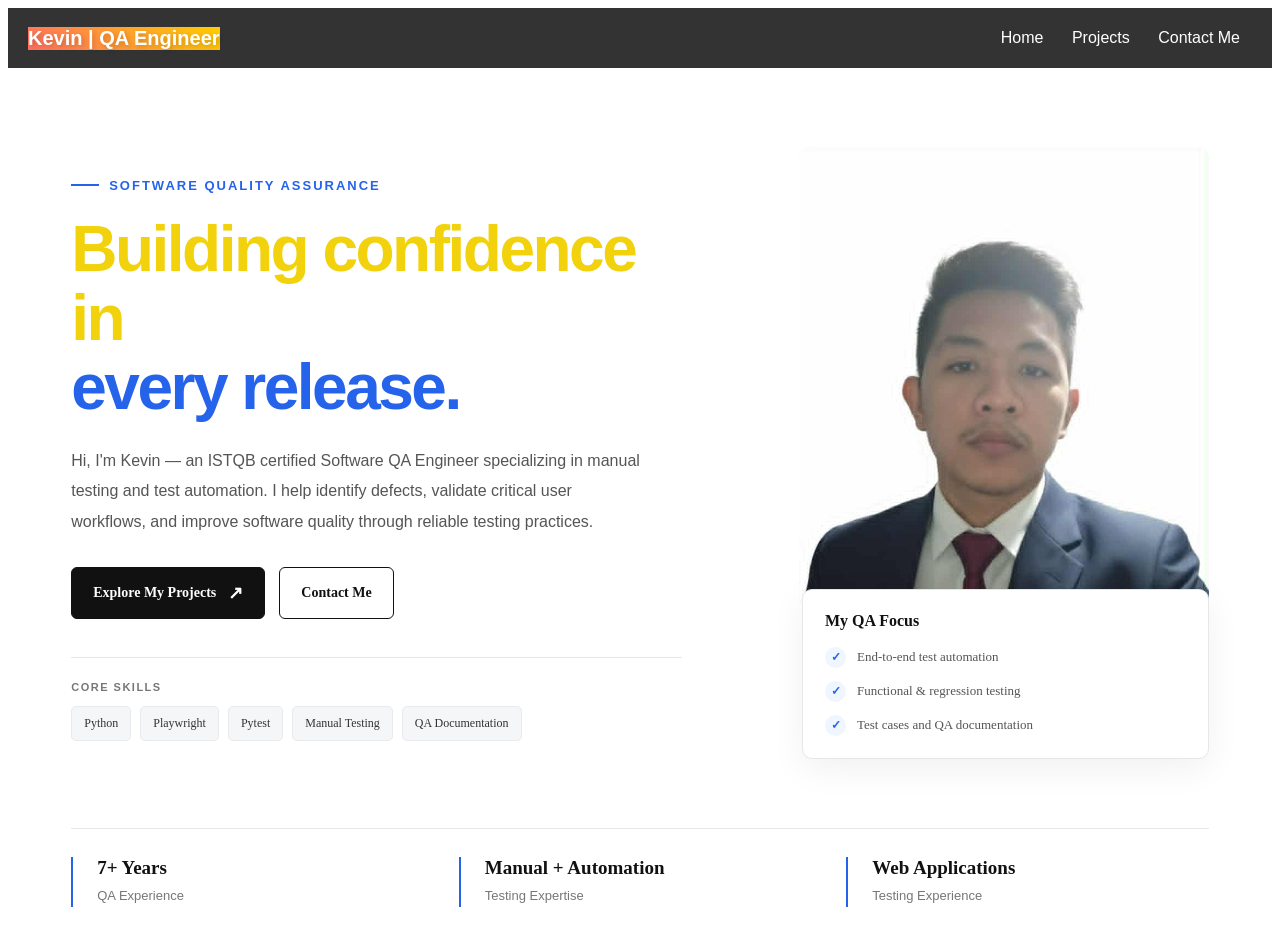
<file: index.html>
<!DOCTYPE html>
<html>
    <head>
        <title>Homepage</title>
        <link rel="stylesheet" href="CSS/portfolio.css">
    </head>
    <body>
    <nav class="navbar">
        <div class="logo">Kevin | QA Engineer</div>
        <ul class="nav-links">
            <li>
                <a href="index.html"> Home </a>
                <a href="projects.html"> Projects </a>
                <a href="contact.html"> Contact Me</a>
            </li>
        </ul>
    </nav>
        <!-- HOMEPAGE DETAILS -->
        <section class="main-content" id="home">

            <!-- LEFT: Introduction -->
            <div class="main-text">

                <p class="content-name">
                    SOFTWARE QUALITY ASSURANCE
                </p>

                <h1>
                    Building confidence in
                    <span>every release.</span>
                </h1>

                <p class="hero-description">
                    Hi, I'm Kevin — an ISTQB certified Software QA Engineer specializing
                    in manual testing and test automation. I help identify
                    defects, validate critical user workflows, and improve
                    software quality through reliable testing practices.
                </p>

                <!-- Call to Action -->
                <div class="hero-buttons">
                    <a href="projects.html" class="btn btn-primary">
                        Explore My Projects
                        <span aria-hidden="true">↗</span>
                    </a>

                    <a href="contact.html" class="btn btn-secondary">
                        Contact Me
                    </a>
                </div>

                <!-- Technical Skills -->
                <div class="hero-skills">
                    <p class="skills-label">CORE SKILLS</p>

                    <div class="skill-tags">
                        <span>Python</span>
                        <span>Playwright</span>
                        <span>Pytest</span>
                        <span>Manual Testing</span>
                        <span>QA Documentation</span>
                    </div>
                </div>

            </div>

            <!-- RIGHT: Photo and QA Focus -->
            <div class="hero-photo">

                <div class="photo-wrapper">
                    <img
                        src="Images/myphoto.png"
                        alt="Kevin, Software QA Engineer"
                    />
                </div>

                <div class="qa-focus-card">

                    <h3>My QA Focus</h3>

                    <div class="focus-item">
                        <span class="focus-icon">✓</span>
                        <span>End-to-end test automation</span>
                    </div>

                    <div class="focus-item">
                        <span class="focus-icon">✓</span>
                        <span>Functional & regression testing</span>
                    </div>

                    <div class="focus-item">
                        <span class="focus-icon">✓</span>
                        <span>Test cases and QA documentation</span>
                    </div>

                </div>

            </div>

        </section>

        <!-- EXPERIENCE HIGHLIGHTS -->
        <section class="hero-highlights">

            <div class="highlight-item">
                <h2>7+ Years</h2>
                <p>QA Experience</p>
            </div>

            <div class="highlight-item">
                <h2>Manual + Automation</h2>
                <p>Testing Expertise</p>
            </div>

            <div class="highlight-item">
                <h2>Web Applications</h2>
                <p>Testing Experience</p>
            </div>

        </section>

    </body>
</html>
</file>
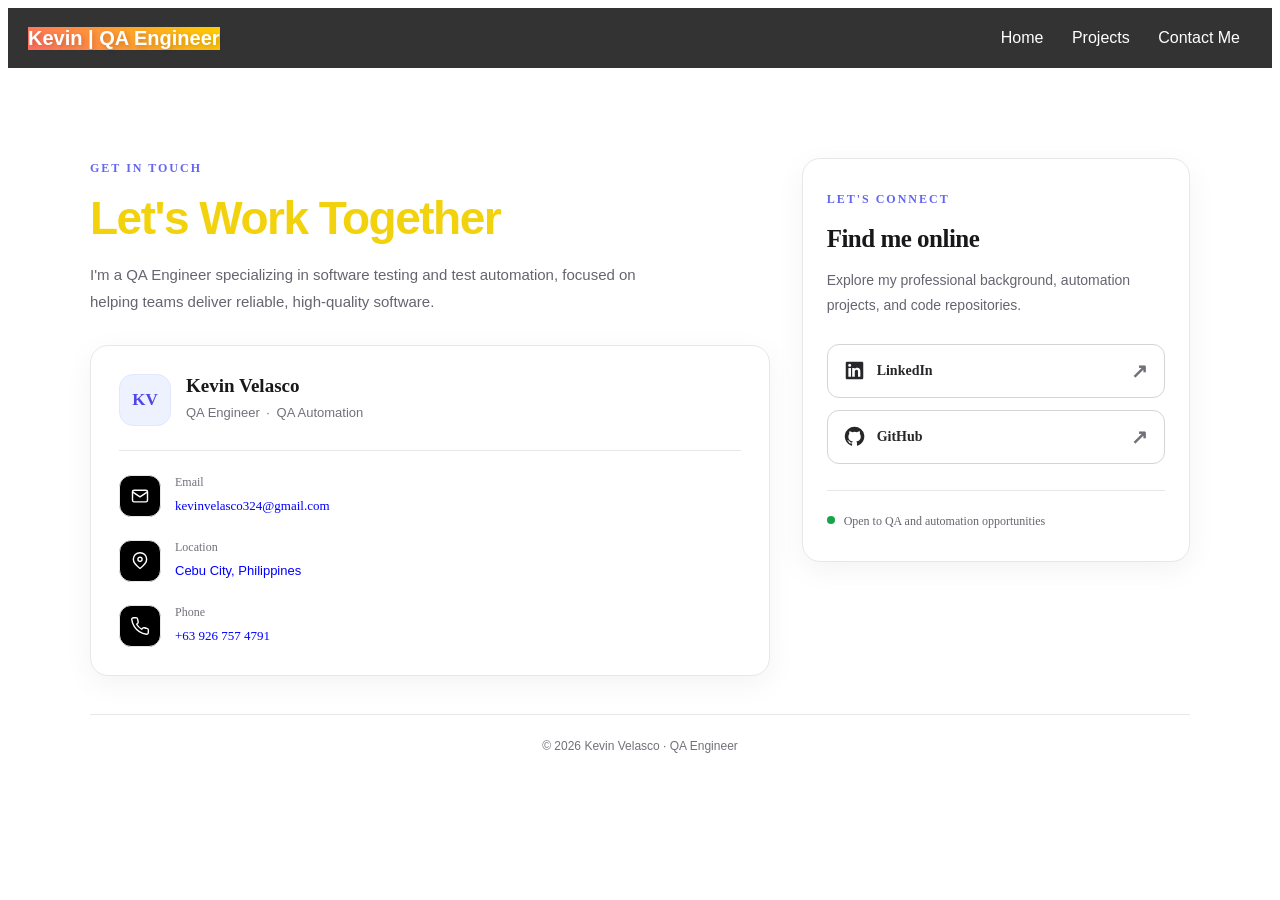
<file: contact.html>
<!DOCTYPE html>
<html lang="en">
<head>
    <meta charset="UTF-8">
    <meta name="viewport" content="width=device-width, initial-scale=1.0">

    <title>Contact Me | Kevin - QA Engineer</title>

    <link rel="stylesheet" href="CSS/portfolio.css">
</head>

<body>

    <!-- Navigation -->
    <nav class="navbar">
        <div class="logo">Kevin | QA Engineer</div>

        <ul class="nav-links">
            <li>
                <a href="index.html">Home</a>
                <a href="projects.html">Projects</a>
                <a href="contact.html">Contact Me</a>
            </li>
        </ul>
    </nav>

    
        <!-- Contact Section -->
        <section class="contact-section" id="contact">
            <div class="contact-container">

                <div class="contact-layout">

                    <!-- LEFT COLUMN: Contact Information -->
                    <div class="contact-left">

                        <div class="contact-header">
                            <span class="contact-eyebrow">GET IN TOUCH</span>

                            <h1>Let's Work Together</h1>

                            <p>
                                I'm a QA Engineer specializing in software testing
                                and test automation, focused on helping teams deliver
                                reliable, high-quality software.
                            </p>
                        </div>

                        <div class="contact-card">

                            <div class="contact-profile">
                                <div class="profile-avatar" aria-hidden="true">KV</div>

                                <div class="profile-details">
                                    <h2>Kevin Velasco</h2>
                                    <p>QA Engineer <span>·</span> QA Automation</p>
                                </div>
                            </div>

                            <div class="contact-divider"></div>

                            <div class="contact-details">

                                <div class="contact-item">
                                    <div class="contact-icon" aria-hidden="true">
                                        <svg viewBox="0 0 24 24" fill="none"
                                            stroke="currentColor" stroke-width="1.7"
                                            stroke-linecap="round" stroke-linejoin="round">
                                            <rect x="3" y="5" width="18" height="14" rx="2"/>
                                            <path d="m3 7 9 6 9-6"/>
                                        </svg>
                                    </div>

                                    <div class="contact-item-content">
                                        <span class="contact-label">Email</span>
                                        <a href="mailto:kevinvelasco324@gmail.com">
                                            kevinvelasco324@gmail.com
                                        </a>
                                    </div>
                                </div>

                                <div class="contact-item">
                                    <div class="contact-icon" aria-hidden="true">
                                        <svg viewBox="0 0 24 24" fill="none"
                                            stroke="currentColor" stroke-width="1.7"
                                            stroke-linecap="round" stroke-linejoin="round">
                                            <path d="M20 10c0 5-8 11-8 11S4 15 4 10a8 8 0 1 1 16 0Z"/>
                                            <circle cx="12" cy="10" r="2.5"/>
                                        </svg>
                                    </div>

                                    <div class="contact-item-content">
                                        <span class="contact-label">Location</span>
                                        <p>Cebu City, Philippines</p>
                                    </div>
                                </div>

                                <div class="contact-item">
                                    <div class="contact-icon" aria-hidden="true">
                                        <svg viewBox="0 0 24 24" fill="none"
                                            stroke="currentColor" stroke-width="1.7"
                                            stroke-linecap="round" stroke-linejoin="round">
                                            <path d="M22 16.9v3a2 2 0 0 1-2.2 2
                                                19.8 19.8 0 0 1-8.6-3.1
                                                19.4 19.4 0 0 1-6-6
                                                19.8 19.8 0 0 1-3.1-8.7
                                                A2 2 0 0 1 4.1 2h3
                                                a2 2 0 0 1 2 1.7
                                                c.1 1 .4 2 .7 2.9
                                                a2 2 0 0 1-.5 2.1L8 9.9
                                                a16 16 0 0 0 6 6l1.2-1.3
                                                a2 2 0 0 1 2.1-.5
                                                c.9.3 1.9.6 2.9.7
                                                a2 2 0 0 1 1.8 2.1Z"/>
                                        </svg>
                                    </div>

                                    <div class="contact-item-content">
                                        <span class="contact-label">Phone</span>
                                        <a href="tel:+639267574791">
                                            +63 926 757 4791
                                        </a>
                                    </div>
                                </div>

                            </div>
                        </div>
                    </div>

                    <!-- RIGHT COLUMN: Social Links -->
                    <aside class="contact-social-card">

                        <span class="contact-eyebrow">LET'S CONNECT</span>

                        <h2>Find me online</h2>

                        <p class="contact-social-description">
                            Explore my professional background, automation projects,
                            and code repositories.
                        </p>

                        <div class="contact-social-links">

                            <a
                                href="https://www.linkedin.com/in/kevin-velasco-a70ba2160/"
                                target="_blank"
                                rel="noopener noreferrer"
                                class="contact-social-link"
                            >
                                <svg viewBox="0 0 24 24" fill="currentColor"
                                    aria-hidden="true">
                                    <path d="M20.45 2H3.55C2.69 2 2 2.69 2 3.55v16.9c0 .86.69 1.55 1.55 1.55h16.9c.86 0 1.55-.69 1.55-1.55V3.55C22 2.69 21.31 2 20.45 2ZM8 19H5V9h3v10ZM6.5 7.73a1.75 1.75 0 1 1 0-3.5 1.75 1.75 0 0 1 0 3.5ZM19 19h-3v-5.1c0-1.22-.02-2.8-1.7-2.8-1.7 0-1.96 1.33-1.96 2.71V19h-3V9h2.88v1.37h.04c.4-.76 1.38-1.56 2.84-1.56 3.04 0 3.6 2 3.6 4.6V19Z"/>
                                </svg>
                                <span>LinkedIn</span>
                                <span class="contact-social-arrow">↗</span>
                            </a>

                            <a
                                href="https://github.com/kevinot2k21"
                                target="_blank"
                                rel="noopener noreferrer"
                                class="contact-social-link"
                            >
                                <svg viewBox="0 0 24 24" fill="currentColor"
                                    aria-hidden="true">
                                    <path d="M12 .9a11.1 11.1 0 0 0-3.51 21.63c.56.1.76-.24.76-.54v-2.1c-3.1.68-3.76-1.32-3.76-1.32-.5-1.3-1.24-1.65-1.24-1.65-1.02-.7.08-.69.08-.69 1.13.08 1.73 1.16 1.73 1.16 1 .1.8 2.02 3.3 1.55.1-.74.4-1.25.72-1.54-2.48-.28-5.09-1.24-5.09-5.52 0-1.22.44-2.22 1.16-3-.12-.29-.5-1.42.11-2.96 0 0 .95-.3 3.05 1.15a10.6 10.6 0 0 1 5.55 0c2.1-1.42 3.04-1.15 3.04-1.15.61 1.54.23 2.67.12 2.96.72.78 1.15 1.78 1.15 3 0 4.3-2.61 5.23-5.1 5.51.4.35.76 1.02.76 2.06V22c0 .3.2.65.77.54A11.1 11.1 0 0 0 12 .9Z"/>
                                </svg>
                                <span>GitHub</span>
                                <span class="contact-social-arrow">↗</span>
                            </a>

                        </div>

                        <div class="contact-social-note">
                            <span class="contact-status-dot"></span>
                            Open to QA and automation opportunities
                        </div>

                    </aside>

                </div>

                <p class="contact-note">
                    © 2026 Kevin Velasco · QA Engineer
                </p>

            </div>
        </section>


</body>
</html>
</file>
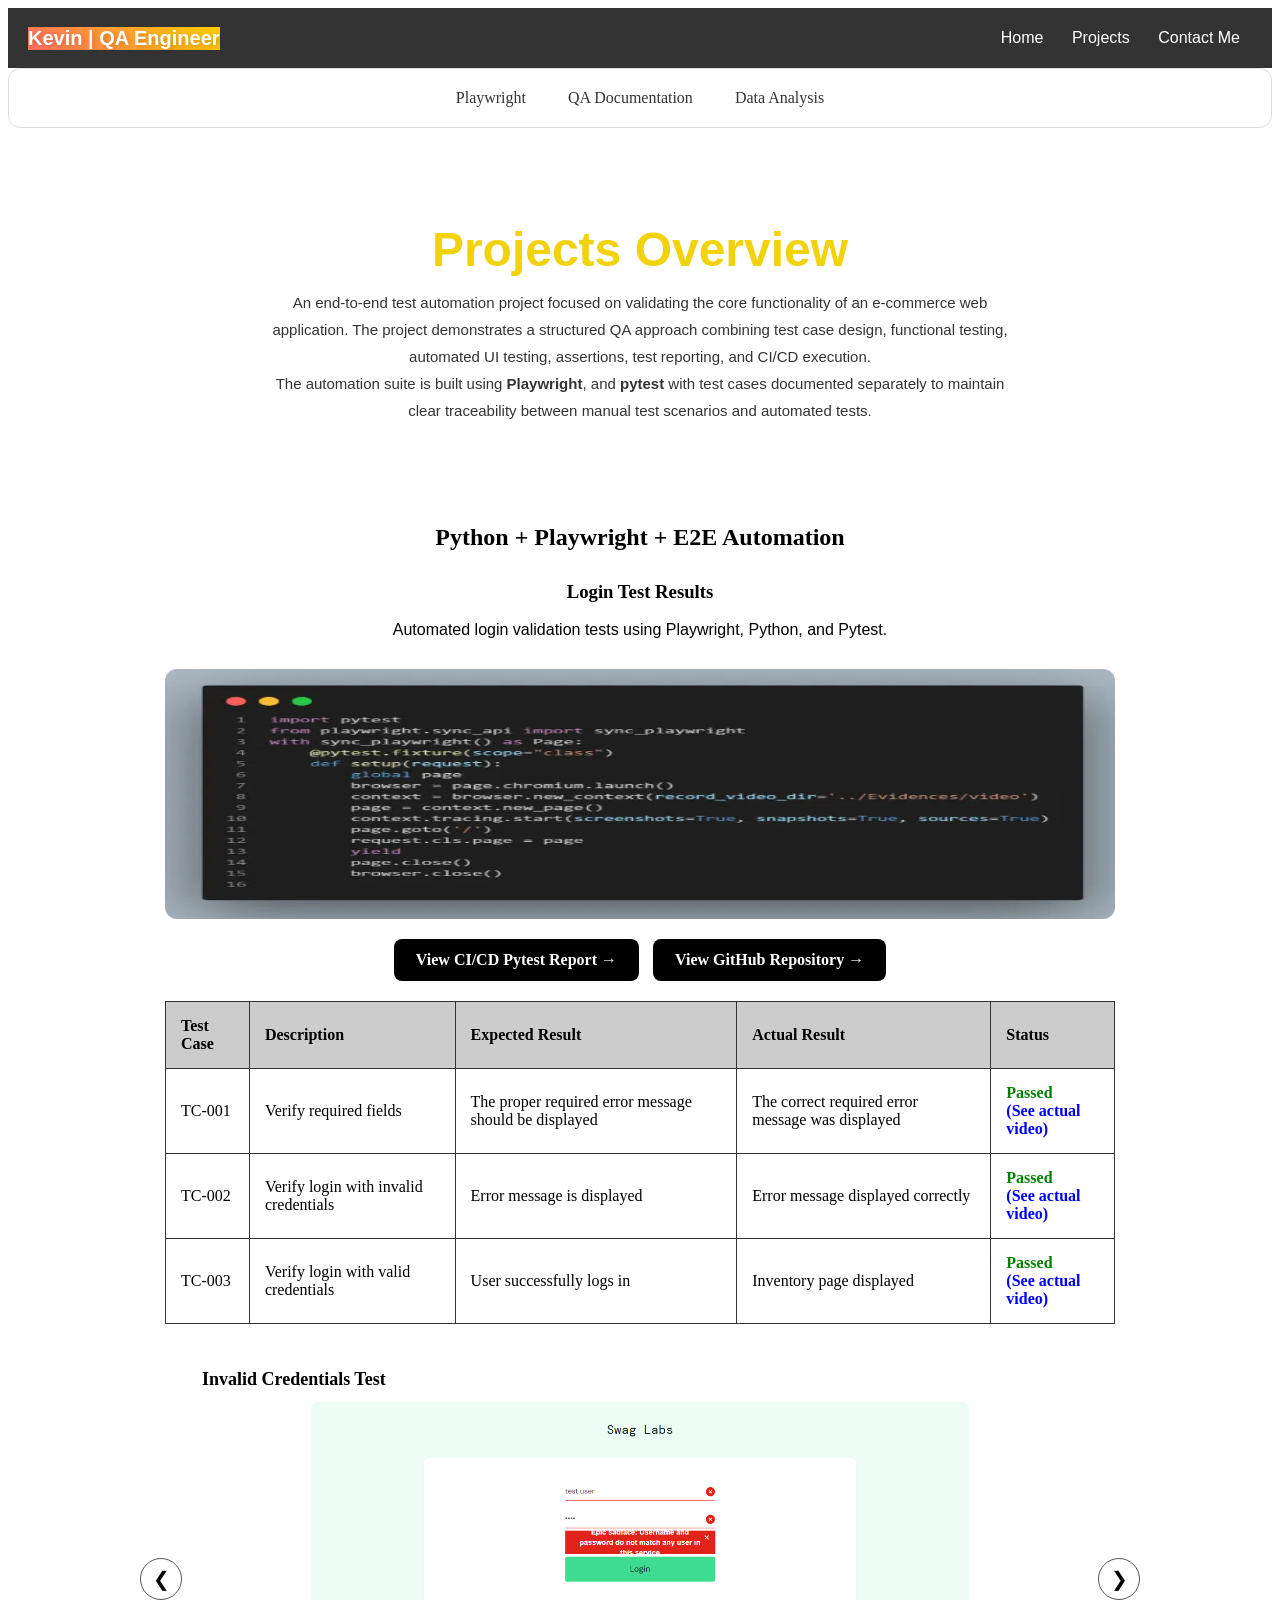
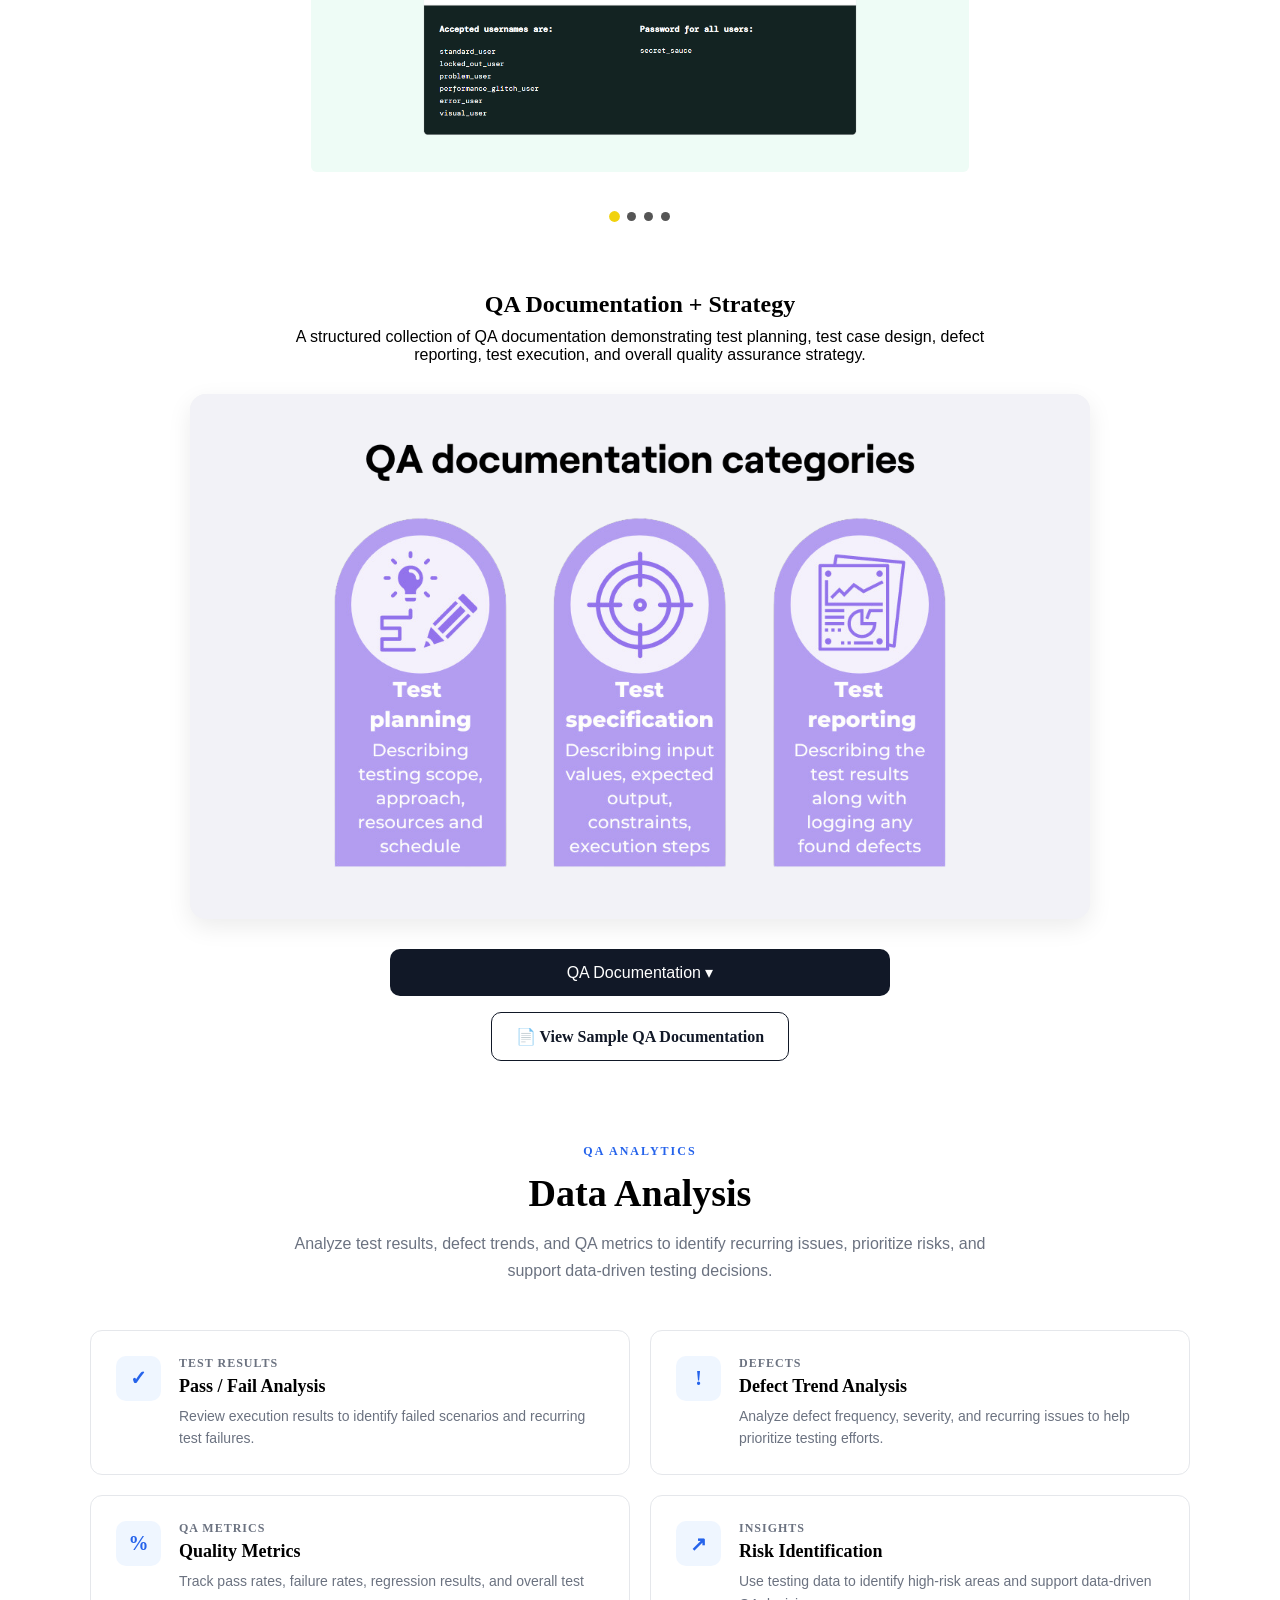
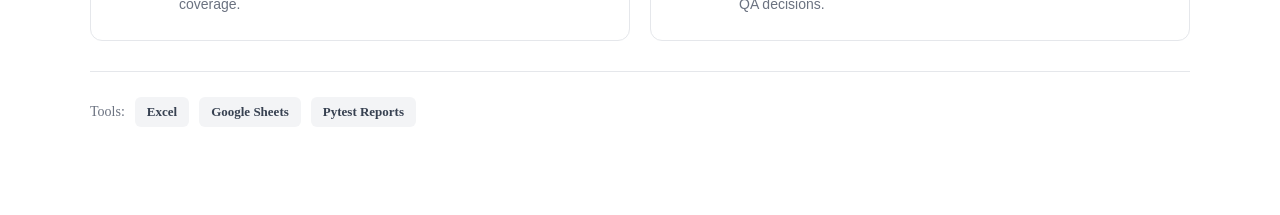
<file: projectpage.html>
<!DOCTYPE html>
<html>
    <head>
        <title>Project Page</title>
        <link rel="stylesheet" href="CSS/portfolio.css">
    </head>
    <body>
    <nav class="navbar">
        <div class="logo">Kevin | QA Engineer</div>
        <ul class="nav-links">
            <li>
                <a href="index.html"> Home </a>
                <a href="projects.html"> Projects </a>
                <a href="contact.html"> Contact Me</a>
            </li>
        </ul>
    </nav>
    <nav class="project-nav">
        <a href="#project-demo">Playwright</a>
        <a href="#project-demo2">QA Documentation</a>
        <a href="#data-analysis">Data Analysis</a>
    </nav>
    <section class="project-main">
        <section class="projects-intro">
        <h1>Projects Overview</h1>
            <p class="introduction">
                An end-to-end test automation project focused on validating the core functionality of an e-commerce web application.
                The project demonstrates a structured QA approach combining test case design, functional testing, automated UI testing,
                 assertions, test reporting, and CI/CD execution.
            </p>
            <p class="introduction">
                The automation suite is built using <strong>Playwright</strong>, and <strong>pytest</strong> with test cases documented separately to maintain
                clear traceability between manual test scenarios and automated tests.
            </p>
        </section>
        <section id="project-demo" class="project-demo">

            <h2>Python + Playwright + E2E Automation</h2>

            <!-- Test Results -->
            <div class="test-results">

                <h3>Login Test Results</h3>

                <p class="section-description">
                    Automated login validation tests using Playwright, Python, and Pytest.
                </p>
                <section class="evidence-section">
                       <div class="evidence-section">

                        <!-- Banner Image -->
                        <div class="evidence-banner">
                            <img src="Images/playwright.png"
                                alt="Playwright automated testing evidence">
                        </div>

                        <!-- Simple Buttons -->
                        <div class="evidence-buttons">

                            <a href="https://github.com/kevinot2k21/demo-playwright/actions/runs/38386005753/job/115257878093"
                            target="_blank"
                            class="evidence-btn">
                                View CI/CD Pytest Report →
                            </a>

                            <a href="https://github.com/kevinot2k21/demo-playwright/blob/main/test/test_cart.py"
                            target="_blank"
                            rel="noopener noreferrer"
                            class="evidence-btn">
                                View GitHub Repository →
                            </a>


                        </div>

                    </div>
                    </section>
                <div class="table-container">
                    <table>
                        <thead>
                            <tr>
                                <th>Test Case</th>
                                <th>Description</th>
                                <th>Expected Result</th>
                                <th>Actual Result</th>
                                <th>Status</th>
                            </tr>
                        </thead>
                        <tbody>
                            <tr>
                                <td>TC-001</td>
                                <td>Verify required fields</td>
                                <td>The proper required error message should be displayed</td>
                                <td>The correct required error message was displayed</td>
                                <td class="passed"> Passed <br>
                                    <a href="#" onclick="openVideo('./Videos/required_fields.webm'); return false;">
                                        (See actual video)
                                    </a>
                                </td>
                            </tr>
                            <tr>
                                <td>TC-002</td>
                                <td>Verify login with invalid credentials</td>
                                <td>Error message is displayed</td>
                                <td>Error message displayed correctly</td>
                                <td class="passed"> Passed <br>
                                    <a href="#" onclick="openVideo('./Videos/invalid_login.webm'); return false;">
                                      (See actual video)
                                    </a>
                                </td>
                            </tr>

                            <tr>
                                <td>TC-003</td>
                                <td>Verify login with valid credentials</td>
                                <td>User successfully logs in</td>
                                <td>Inventory page displayed</td>
                                <td class="passed"> Passed <br>
                                    <a href="#" onclick="openVideo('./Videos/valid_login.webm'); return false;">
                                        (See actual video)
                                    </a>
                                </td>
                            </tr>
                        </tbody>
                    </table>
                </div>
                <!-- VIDEO MODAL -->
                    <div id="videoModal" class="video-modal">
                        <div class="video-container">

                            <button class="close-video" onclick="closeVideo()">
                                &times;
                            </button>

                            <video id="testVideo" controls>
                                <source id="videoSource" src="" type="video/webm">
                                Your browser does not support the video tag.
                            </video>

                        </div>
                    </div>

        </section>
                <div class="carousel">

                    <button type="button"
                            class="carousel-btn prev"
                            id="prevBtn">
                        &#10094;
                    </button>


                    <div class="carousel-window">

                        <div class="carousel-track" id="carouselTrack">

                            <!-- Invalid Credentials -->
                            <div class="carousel-slide">

                                <h4>Invalid Credentials Test</h4>

                                <div class="screenshot-container">
                                    <img
                                        src="New folder/invalidCreds_20261001083620.png"
                                        alt="Invalid Credentials Test">
                                </div>

                            </div>


                            <!-- Username Required -->
                            <div class="carousel-slide">

                                <h4>Username Required Validation</h4>

                                <div class="screenshot-container">
                                    <img
                                        src="New folder/usernameOnly_20261001083620.png"
                                        alt="Username Required Validation">
                                </div>

                            </div>


                            <!-- Password Required -->
                            <div class="carousel-slide">

                                <h4>Password Required Validation</h4>

                                <div class="screenshot-container">
                                    <img
                                        src="New folder/passwordOnly_20261001083620.png"
                                        alt="Password Required Validation">
                                </div>

                            </div>


                            <!-- Successful Login -->
                            <div class="carousel-slide">

                                <h4>Successful Login Test</h4>

                                <div class="screenshot-container">
                                    <img
                                        src="New folder/successfulLogin_20261001083630.png"
                                        alt="Successful Login Test">
                                </div>

                            </div>

                        </div>

                    </div>


                    <button type="button"
                            class="carousel-btn next"
                            id="nextBtn">
                        &#10095;
                    </button>

                </div>


                <!-- Carousel dots -->
                <div class="carousel-dots">

                    <button type="button"
                            class="dot active"
                            data-slide="0">
                    </button>

                    <button type="button"
                            class="dot"
                            data-slide="1">
                    </button>

                    <button type="button"
                            class="dot"
                            data-slide="2">
                    </button>

                    <button type="button"
                            class="dot"
                            data-slide="3">
                    </button>

                </div>

            </div>
        </section>



       <!--/* #### ####QA Documentation #### #### */-->
        <section id="project-demo2" class="project-demo2">
         <h2>QA Documentation + Strategy</h2>

        <p class="section-description">
            A structured collection of QA documentation demonstrating test planning,
            test case design, defect reporting, test execution, and overall quality
            assurance strategy.
        </p>
            <!-- QA Documentation Banner -->
            <div class="qa-banner">
                <img
                    src="Images/doc.png"
                    alt="QA Documentation and Testing Strategy"
                >
            </div>
          <div class="qa-dropdown">

            <button class="qa-dropdown-btn" id="qaButton">
                QA Documentation ▾
            </button>

            <div class="qa-dropdown-menu" id="qaMenu">

            <a href="Documents/Test Plan.pdf" target="_blank">
                <div class="doc-title">📄 Test Plan</div>
                <div class="doc-description">
                Testing objectives, scope, strategy, resources, and schedule.
                </div>
            </a>

            <a href="Documents/Demosite Test cases.pdf" target="_blank">
                <div class="doc-title">📋 Test Cases</div>
                <div class="doc-description">
                Detailed test scenarios, steps, expected results, and test data.
                </div>
            </a>

            <a href="Documents/BUG REPORT SAMPLE.pdf" target="_blank">
                <div class="doc-title">🐛 Bug Reports</div>
                <div class="doc-description">
                Defect documentation including severity, priority, evidence,
                and reproduction steps.
                </div>
            </a>
            </div>
        </div>
          <script>
            const button = document.getElementById("qaButton");
            const menu = document.getElementById("qaMenu");
            const select = document.querySelector('#qa-dropdown');

            button.addEventListener("click", function () {
            menu.classList.toggle("show");
            });

            // Close dropdown when clicking outside
            document.addEventListener("click", function (event) {
            if (!event.target.closest(".qa-dropdown")) {
                menu.classList.remove("show");
            }
            });

            select.addEventListener('focus', () => {
                select.scrollIntoView({
                    behavior: 'smooth',
                    block: 'center'
                });
            });
        </script>
            <!-- Sample PDF Button -->
            <a
                href="Documents/QAStrategy.pdf"
                target="_blank"
                class="sample-qa-btn"
            >
                📄 View Sample QA Documentation
            </a>

        </section>



        <!--/* #### DATA ANALYSIS #### */-->
        <section id="data-analysis" class="data-analysis-section">

            <div class="data-analysis-header">
                <span class="section-label">QA ANALYTICS</span>
                <h2>Data Analysis</h2>
                <p>
                    Analyze test results, defect trends, and QA metrics to identify
                    recurring issues, prioritize risks, and support data-driven
                    testing decisions.
                </p>
            </div>

            <div class="qa-metrics">

                <div class="qa-metric-card">
                    <div class="metric-icon">✓</div>
                    <div class="metric-content">
                        <span class="metric-title">Test Results</span>
                        <h3>Pass / Fail Analysis</h3>
                        <p>
                            Review execution results to identify failed scenarios
                            and recurring test failures.
                        </p>
                    </div>
                </div>

                <div class="qa-metric-card">
                    <div class="metric-icon">!</div>
                    <div class="metric-content">
                        <span class="metric-title">Defects</span>
                        <h3>Defect Trend Analysis</h3>
                        <p>
                            Analyze defect frequency, severity, and recurring issues
                            to help prioritize testing efforts.
                        </p>
                    </div>
                </div>

                <div class="qa-metric-card">
                    <div class="metric-icon">%</div>
                    <div class="metric-content">
                        <span class="metric-title">QA Metrics</span>
                        <h3>Quality Metrics</h3>
                        <p>
                            Track pass rates, failure rates, regression results,
                            and overall test coverage.
                        </p>
                    </div>
                </div>

                <div class="qa-metric-card">
                    <div class="metric-icon">↗</div>
                    <div class="metric-content">
                        <span class="metric-title">Insights</span>
                        <h3>Risk Identification</h3>
                        <p>
                            Use testing data to identify high-risk areas and
                            support data-driven QA decisions.
                        </p>
                    </div>
                </div>

            </div>

            <div class="analysis-tools">
                <span>Tools:</span>
                <strong>Excel</strong>
                <strong>Google Sheets</strong>
                <strong>Pytest Reports</strong>
            </div>

        </section>

        <!-- Back to Top Button -->
            <button id="backToTop" class="back-to-top" aria-label="Back to top" title="Back to top">
                <svg
                    xmlns="http://www.w3.org/2000/svg"
                    width="24"
                    height="24"
                    viewBox="0 0 24 24"
                    fill="none"
                    stroke="currentColor"
                    stroke-width="2"
                    stroke-linecap="round"
                    stroke-linejoin="round"
                    aria-hidden="true"
                >
                    <path d="m18 15-6-6-6 6"></path>
                </svg>
            </button>
        <script>
            const backToTopButton = document.getElementById("backToTop");

            // Show button after scrolling down
            window.addEventListener("scroll", () => {
                if (window.scrollY > 300) {
                    backToTopButton.classList.add("show");
                } else {
                    backToTopButton.classList.remove("show");
                }
            });

            // Smoothly scroll to the top
            backToTopButton.addEventListener("click", () => {
                window.scrollTo({
                    top: 0,
                    behavior: "smooth"
                });
            });
        </script>
    </body>


<script src="scripts.js"></script>
<script src="./videoplayer.js"></script>
<script scr="./qadocdropdown.js"></script>
</file>
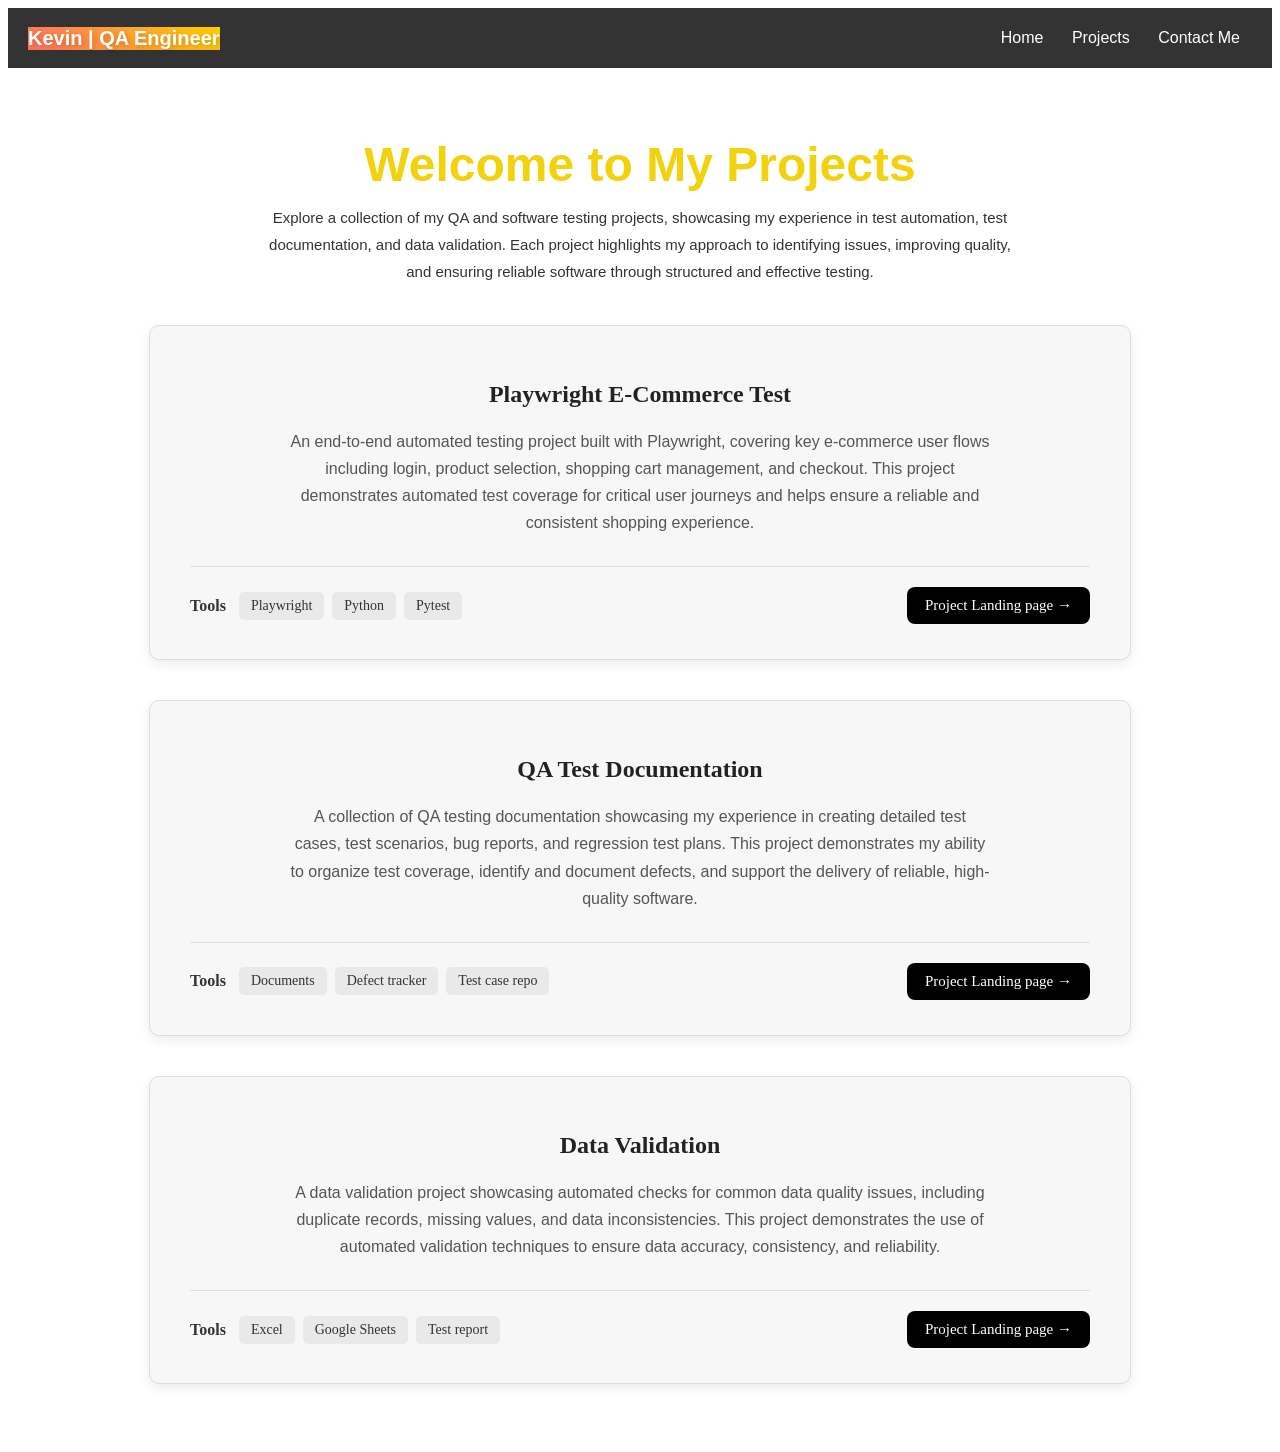
<file: projects.html>
<!DOCTYPE html>
<html>
    <head>
        <title>Project Page</title>
        <link rel="stylesheet" href="CSS/portfolio.css">
    </head>
    <body>
    <nav class="navbar">
        <div class="logo">Kevin | QA Engineer</div>
        <ul class="nav-links">
            <li>
                <a href="index.html"> Home </a>
                <a href="projects.html"> Projects </a>
                <a href="contact.html"> Contact Me</a>
            </li>
        </ul>
    </nav>
    <section class="project-main">
        <section class="projects-intro">
            <h1>Welcome to My Projects</h1>

            <p class="introduction">
                Explore a collection of my QA and software testing projects, showcasing
                my experience in test automation, test documentation, and data validation.
                Each project highlights my approach to identifying issues, improving quality,
                and ensuring reliable software through structured and effective testing.
            </p>
        </section>
        <div class="project-card">
            <h2>Playwright E-Commerce Test</h2>
            <p>
                An end-to-end automated testing project built with Playwright,
                covering key e-commerce user flows including login, product
                selection, shopping cart management, and checkout. This project
                demonstrates automated test coverage for critical user journeys
                and helps ensure a reliable and consistent shopping experience.
            </p>
        <div class="project-footer">

            <div class="tools">
                <span class="tools-label">Tools</span>

                <span class="tool">Playwright</span>
                <span class="tool">Python</span>
                <span class="tool">Pytest</span>
            </div>

            <a href="projectpage.html" class="view-project">
                Project Landing page →
            </a>

        </div>

        </div>
        <div class="project-card">
            <h2>QA Test Documentation</h2>
            <p>
                A collection of QA testing documentation showcasing my experience in creating detailed
                test cases, test scenarios, bug reports, and regression test plans. This project demonstrates 
                my ability to organize test coverage, identify and document defects, and support the delivery of reliable, high-quality software.
            </p>
            <div class="project-footer">

            <div class="tools">
                <span class="tools-label">Tools</span>

                <span class="tool">Documents</span>
                <span class="tool">Defect tracker</span>
                <span class="tool">Test case repo</span>
            </div>

            <a href="projectpage.html" class="view-project">
                Project Landing page →
            </a>

        </div>
        </div>

        <div class="project-card">
            <h2>Data Validation</h2>
            <p>
                A data validation project showcasing automated checks for common data quality issues, including duplicate records, missing values, and
                data inconsistencies. This project demonstrates the use of automated validation techniques to ensure data accuracy, consistency, and
                reliability.
            </p>
            <div class="project-footer">

            <div class="tools">
                <span class="tools-label">Tools</span>

                <span class="tool">Excel</span>
                <span class="tool">Google Sheets</span>
                <span class="tool">Test report</span>
            </div>

            <a href="projectpage.html" class="view-project">
                Project Landing page →
            </a>

        </div>
        </div>
    </section>
    </body>
</html>
</file>
<file: CSS/portfolio.css>
p{
    color: black;
    font-family: 'Poppins', sans-serif;
    padding: 0;
}
h1{
    color: rgb(241, 210, 13);
    font-family: 'Lucida Sans', 'Lucida Sans Regular', 'Lucida Grande', 'Lucida Sans Unicode', Geneva, Verdana, sans-serif
}

.navbar {
  display: flex;
  justify-content: space-between;
  align-items: center;
  background-color: #333; /* Dark background */
  padding: 0 20px;
  height: 60px;
  font-family: Arial, sans-serif;
}

/* Logo styling */
.navbar .logo {
  color: #fff;
  font-size: 20px;
  font-weight: bold;
  font-family: 'Poppins', sans-serif;
  background: linear-gradient(45deg, #ff6f61, #ffcc00);
  text-shadow: 2px 2px 5px rgba(0,0,0,0.2); /* Subtle shadow */
  cursor: pointer;                     /* Makes it feel clickable */
  transition: transform 0.3s ease;
}

.logo-text:hover {
  transform: scale(1.1);               /* Slight zoom on hover */
}

/* Navigation links styling */
.navbar .nav-links {
  list-style: none;
  display: flex;
  gap: 20px; /* space between links */
}

.navbar .nav-links li a {
  color: #fff;
  text-decoration: none;
  font-size: 16px;
  padding: 8px 12px;
  transition: background 0.3s, color 0.3s;
  border-radius: 4px;
}

/* Hover effect */
.navbar .nav-links li a:hover {
  color: #fff;
  background: rgb(241, 210, 13);

}



/* ==============================
   HOMEPAGE HERO
================================ */

.main-content {
    width: min(1180px, 90%);
    min-height: 620px;
    margin: 0 auto;
    padding: 75px 0 65px;

    display: grid;
    grid-template-columns: 1.15fr 0.85fr;
    align-items: center;
    gap: 75px;

    background: #ffffff;
    color: #171717;
}

/* LEFT CONTENT */

.main-text {
    width: 100%;
    max-width: 650px;
}

.content-name {
    display: flex;
    align-items: center;
    gap: 10px;

    margin-bottom: 22px;

    color: #2563eb;
    font-size: 13px;
    font-weight: 700;
    letter-spacing: 2px;
}

.content-name::before {
    content: "";
    display: inline-block;
    width: 28px;
    height: 2px;
    background: #2563eb;
}

.main-text h1 {
    margin: 0 0 24px;

    color: rgb(241, 210, 13);
    font-size: clamp(42px, 5vw, 66px);
    font-weight: 750;
    line-height: 1.08;
    letter-spacing: -2.5px;
}

.main-text h1 span {
    display: block;
    color: #2563eb;
}

.hero-description {
    max-width: 570px;
    margin: 0 0 30px;

    color: #555555;
    font-size: 16px;
    line-height: 1.9;
}

/* BUTTONS */

.hero-buttons {
    display: flex;
    align-items: center;
    flex-wrap: wrap;
    gap: 14px;

    margin-bottom: 38px;
}

.hero-buttons .btn {
    min-height: 50px;
    padding: 0 21px;

    display: inline-flex;
    align-items: center;
    justify-content: center;
    gap: 12px;

    border: 1px solid #111111;
    border-radius: 6px;

    font-family: inherit;
    font-size: 14px;
    font-weight: 600;
    text-decoration: none;

    cursor: pointer;

    transition:
        background-color 0.25s ease,
        color 0.25s ease,
        border-color 0.25s ease,
        transform 0.25s ease;
}

.hero-buttons .btn:hover {
    transform: translateY(-3px);
    background-color: rgb(241, 210, 13);
    border-color: rgb(241, 210, 13);
    color: #fff;
}

.btn-primary {
    background: #111111;
    color: #ffffff;
}

.btn-primary:hover {
    background: rgb(241, 210, 13);
    border-color: rgb(241, 210, 13);
    color: #ffffff;
}

.btn-primary span {
    font-size: 18px;
    transition: transform 0.25s ease;
}

.btn-primary:hover span {
    transform: translate(3px, -3px);
}

.btn-secondary {
    background: #ffffff;
    color: #111111;
}

.btn-secondary:hover {
    background: #f3f4f6;
    border-color: #2563eb;
    color: #2563eb;
}

/* SKILL TAGS */

.hero-skills {
    padding-top: 23px;
    border-top: 1px solid #e5e7eb;
}

.skills-label {
    margin: 0 0 13px;

    color: #777777;
    font-size: 11px;
    font-weight: 700;
    letter-spacing: 1.5px;
}

.skill-tags {
    display: flex;
    flex-wrap: wrap;
    gap: 9px;
}

.skill-tags span {
    padding: 9px 12px;

    background: #f4f6f8;
    border: 1px solid #e8eaed;
    border-radius: 5px;

    color: #333333;
    font-size: 12px;
    font-weight: 500;
}

/* ==============================
   RIGHT SIDE: PHOTO
================================ */

.hero-photo {
    width: 100%;
    max-width: 410px;
    justify-self: end;
}

.photo-wrapper {
    position: relative;
    width: 100%;
    aspect-ratio: 4 / 4.5;
}

.photo-wrapper img {
    display: block;
    width: 100%;
    height: 100%;

    object-fit: cover;
    object-position: center top;

    border-radius: 12px;
    background: #f3f4f6;
}


.badge-dot {
    width: 9px;
    height: 9px;
    flex-shrink: 0;

    background: #2563eb;
    border-radius: 50%;
}

/* QA FOCUS CARD */

.qa-focus-card {
    position: relative;
    width: 88%;
    margin: -20px 0 0 auto;
    padding: 22px;

    background: #ffffff;
    border: 1px solid #e5e7eb;
    border-radius: 10px;

    box-shadow: 0 10px 35px rgba(0, 0, 0, 0.06);
}

.qa-focus-card h3 {
    margin: 0 0 17px;

    color: #111111;
    font-size: 16px;
    font-weight: 700;
}

.focus-item {
    display: flex;
    align-items: flex-start;
    gap: 11px;

    margin-top: 13px;

    color: #555555;
    font-size: 13px;
    line-height: 1.5;
}

.focus-icon {
    width: 21px;
    height: 21px;
    flex-shrink: 0;

    display: flex;
    align-items: center;
    justify-content: center;

    background: #eff6ff;
    border-radius: 50%;

    color: #2563eb;
    font-size: 12px;
    font-weight: 700;
}

/* ==============================
   EXPERIENCE HIGHLIGHTS
================================ */

.hero-highlights {
    width: min(1180px, 90%);
    margin: 0 auto;
    padding: 28px 0;

    display: grid;
    grid-template-columns: repeat(3, minmax(0, 1fr));
    gap: 25px;

    border-top: 1px solid #e5e7eb;
}

.highlight-item {
    padding-left: 24px;
    border-left: 2px solid #2563eb;
}

.highlight-item h2 {
    margin: 0 0 7px;

    color: #111111;
    font-size: 19px;
    font-weight: 700;
}

.highlight-item p {
    margin: 0;

    color: #777777;
    font-size: 13px;
    line-height: 1.6;
}

/* ==============================
   TABLET
================================ */

@media (max-width: 900px) {
    .main-content {
        min-height: auto;
        grid-template-columns: 1fr 0.8fr;
        gap: 35px;
        padding: 65px 0;
    }

    .main-text h1 {
        font-size: clamp(38px, 5vw, 50px);
        letter-spacing: -1.5px;
    }

    .hero-description {
        font-size: 15px;
        line-height: 1.8;
    }


    .qa-focus-card {
        width: 94%;
        padding: 18px;
    }

    .highlight-item {
        padding-left: 15px;
    }

    .highlight-item h2 {
        font-size: 16px;
    }
}

/* ==============================
   MOBILE
================================ */

@media (max-width: 650px) {
    .main-content {
        width: 88%;
        grid-template-columns: 1fr;
        gap: 42px;
        padding: 45px 0 40px;
    }

    .content-name {
        font-size: 11px;
        letter-spacing: 1.5px;
    }

    .main-text h1 {
        font-size: clamp(40px, 11vw, 54px);
        line-height: 1.1;
        letter-spacing: -1.8px;
    }

    .hero-description {
        font-size: 15px;
        line-height: 1.8;
    }

    .hero-buttons {
        align-items: stretch;
        gap: 10px;
        margin-bottom: 30px;
    }

    .hero-buttons .btn {
        min-height: 48px;
        padding: 0 14px;
        font-size: 13px;
    }

    .skill-tags {
        gap: 8px;
    }

    .skill-tags span {
        padding: 8px 10px;
        font-size: 11px;
    }

    .hero-photo {
        width: 88%;
        max-width: 360px;
        justify-self: center;
    }

    .photo-wrapper {
        aspect-ratio: 4 / 4.5;
    }


    .qa-focus-card {
        width: 92%;
        margin-top: -15px;
        padding: 19px;
    }

    .hero-highlights {
        width: 88%;
        grid-template-columns: 1fr;
        gap: 22px;
        padding: 28px 0 40px;
    }

    .highlight-item {
        padding: 0 0 0 16px;
    }

    .highlight-item h2 {
        font-size: 18px;
    }
}

/* Respect reduced-motion preferences */

@media (prefers-reduced-motion: reduce) {
    .hero-buttons .btn,
    .btn-primary span {
        transition: none;
    }
}


/* #################### - PROJECTS PAGE - ###################### */
.project-main {
    max-width: 1000px;
    margin: 0 auto;
    padding: 20px 40px;
}

.projects-intro {
    max-width: 850px;
    margin: 20px auto 40px;
    padding: 0 25px;
    text-align: center;
}

.projects-intro h1 {
    font-size: 48px;
    margin-bottom: 10px;
    line-height: 1.2;
}

.projects-intro .introduction {
    font-size: 15px;
    line-height: 1.8;
    margin: 0 auto;
    max-width: 750px;
    opacity: 0.8;
}


/* Individual project cards */
.project-card {
    width: 90%;
    max-width: 900px;
    margin: 40px auto;
    padding: 35px 40px;

    background-color: #f7f7f7;
    border: 1px solid #ddd;
    border-radius: 10px;

    box-shadow: 0 4px 12px rgba(0, 0, 0, 0.08);

    transition: transform 0.2s ease, box-shadow 0.2s ease;
}

.project-card:hover {
    transform: translateY(-4px);
    box-shadow: 0 8px 20px rgba(0, 0, 0, 0.12);
}

.project-card h2 {
    margin-bottom: 20px;
    text-align: center;

    font-family: Georgia, serif;
    color: #222;
}

.project-card p {
    max-width: 700px;
    margin: 0 auto 30px;

    text-align: center;
    line-height: 1.7;

    color: #555;
    font-size: 16px;
}

/* Bottom section */
.project-footer {
    display: flex;
    align-items: center;
    justify-content: space-between;

    margin-top: 25px;
    padding-top: 20px;

    border-top: 1px solid #ddd;
}


/* Tools */
.tools {
    display: flex;
    align-items: center;
    gap: 8px;
    flex-wrap: wrap;
}

.tools-label {
    margin-right: 5px;
    font-weight: bold;
    color: #333;
}

.tool {
    padding: 6px 12px;

    background-color: #e9e9e9;
    border-radius: 5px;

    font-size: 14px;
    color: #333;
}


/* View Project button */
.view-project {
    display: inline-block;
    padding: 10px 18px;
    background: #000;
    color: #fff;
    text-decoration: none;
    font-size: 15px;
    border-radius: 8px;
    transition: all 0.25s ease;
}

.arrow {
    display: inline-block;
    margin-left: 4px;

    transition: transform 0.25s ease;
}

.view-project:hover {
    background: #f4d000;
    color: #fff;
}


/* ===================================
   CONTACT SECTION — WHITE THEME
=================================== */

.contact-section {
    background: #ffffff;
    color: #18181b;
    padding: 90px 24px 30px;
    width: 100%;
    box-sizing: border-box;
}

.contact-section *,
.contact-section *::before,
.contact-section *::after {
    box-sizing: border-box;
}

.contact-section .contact-container {
    width: 100%;
    max-width: 1100px;
    margin: 0 auto;
}

/* Two-column desktop layout */

.contact-section .contact-layout {
    display: grid;
    grid-template-columns: minmax(0, 1.4fr) minmax(280px, 0.8fr);
    align-items: start;
    gap: 32px;
}

.contact-section .contact-left {
    min-width: 0;
}

/* Introduction */

.contact-section .contact-header {
    margin-bottom: 30px;
}

.contact-section .contact-eyebrow {
    display: inline-block;
    margin-bottom: 16px;
    color: #6366f1;
    font-size: 12px;
    font-weight: 700;
    letter-spacing: 2px;
}

.contact-section .contact-header h1 {
    margin: 0 0 16px;
    color: rgb(241, 210, 13);
    font-size: clamp(34px, 4vw, 46px);
    font-weight: 750;
    line-height: 1.15;
    letter-spacing: -1.5px;
}

.contact-section .contact-header > p {
    max-width: 560px;
    margin: 0;
    color: #656570;
    font-size: 15px;
    line-height: 1.8;
}

/* Contact information card */

.contact-section .contact-card,
.contact-section .contact-social-card {
    min-width: 0;
    padding: 28px;
    background: #ffffff;
    border: 1px solid #e5e7eb;
    border-radius: 18px;
    box-shadow: 0 8px 30px rgb(24 24 27 / 5%);
}

/* Profile */

.contact-section .contact-profile {
    display: flex;
    align-items: center;
    gap: 15px;
}

.contact-section .profile-avatar {
    display: flex;
    align-items: center;
    justify-content: center;
    width: 52px;
    height: 52px;
    flex-shrink: 0;
    border: 1px solid #e0e7ff;
    border-radius: 14px;
    background: #eef2ff;
    color: #4f46e5;
    font-size: 17px;
    font-weight: 750;
}

.contact-section .profile-details {
    min-width: 0;
}

.contact-section .profile-details h2 {
    margin: 0 0 6px;
    color: #18181b;
    font-size: 19px;
    font-weight: 700;
}

.contact-section .profile-details p {
    margin: 0;
    color: #71717a;
    font-size: 13px;
    line-height: 1.6;
}

.contact-section .profile-details p span {
    padding: 0 3px;
}

/* Divider */

.contact-section .contact-divider {
    height: 1px;
    margin: 24px 0;
    background: #e5e7eb;
}

/* Contact detail rows */

.contact-section .contact-details {
    display: flex;
    flex-direction: column;
    gap: 23px;
}

.contact-section .contact-item {
    display: flex;
    align-items: center;
    gap: 14px;
    min-width: 0;
}

.contact-section .contact-icon {
    display: flex;
    align-items: center;
    justify-content: center;
    width: 42px;
    height: 42px;
    flex-shrink: 0;
    border: 1px solid #e5e7eb;
    border-radius: 12px;
    background: #000;
    color: #fff;
}

.contact-section .contact-icon svg {
    width: 20px;
    height: 20px;
}

.contact-section .contact-item-content {
    display: flex;
    flex-direction: column;
    gap: 5px;
    min-width: 0;
}

.contact-section .contact-label {
    color: #71717a;
    font-size: 12px;
    font-weight: 500;
}

.contact-section .contact-item-content p,
.contact-section .contact-item-content a {
    margin: 0;
    color: blue;
    font-size: 13px;
    line-height: 1.65;
    overflow-wrap: anywhere;
}

.contact-section .contact-item-content a {
    text-decoration: none;
    transition: color 0.2s ease;
}

.contact-section .contact-item-content a:hover {
    color: #4f46e5;
}

/* Right social card */

.contact-section .contact-social-card {
    padding: 30px 24px;
}

.contact-section .contact-social-card h2 {
    margin: 0 0 12px;
    color: #18181b;
    font-size: 25px;
    line-height: 1.3;
    letter-spacing: -0.5px;
}

.contact-section .contact-social-description {
    margin: 0 0 26px;
    color: #656570;
    font-size: 14px;
    line-height: 1.8;
}

/* Outlined social buttons */

.contact-section .contact-social-links {
    display: flex;
    flex-direction: column;
    gap: 12px;
}

.contact-section .contact-social-link {
    display: flex;
    align-items: center;
    gap: 12px;
    width: 100%;
    min-height: 54px;
    padding: 14px 16px;
    border: 1px solid #d4d4d8;
    border-radius: 12px;
    background: #ffffff;
    color: #27272a;
    font-size: 14px;
    font-weight: 650;
    text-decoration: none;
    transition:
        background 0.2s ease,
        border-color 0.2s ease,
        box-shadow 0.2s ease,
        transform 0.2s ease;
}

.contact-section .contact-social-link:hover {
    background: #f9fafb;
    border-color: #a1a1aa;
    box-shadow: 0 5px 15px rgb(24 24 27 / 5%);
    transform: translateY(-2px);
}

.contact-section .contact-social-link svg {
    width: 21px;
    height: 21px;
    flex-shrink: 0;
}

.contact-section .contact-social-arrow {
    margin-left: auto;
    color: #71717a;
    font-size: 20px;
    transition: transform 0.2s ease;
}

.contact-section .contact-social-link:hover .contact-social-arrow {
    transform: translate(3px, -3px);
}

/* Opportunity note */

.contact-section .contact-social-note {
    display: flex;
    align-items: flex-start;
    gap: 9px;
    margin-top: 26px;
    padding-top: 20px;
    border-top: 1px solid #e5e7eb;
    color: #656570;
    font-size: 12px;
    line-height: 1.7;
}

.contact-section .contact-status-dot {
    width: 8px;
    height: 8px;
    flex-shrink: 0;
    margin-top: 5px;
    border-radius: 50%;
    background: #16a34a;
}

/* Footer */

.contact-section .contact-note {
    margin: 38px 0 0;
    padding-top: 24px;
    border-top: 1px solid #e5e7eb;
    color: #71717a;
    font-size: 12px;
    text-align: center;
}

/* Keyboard accessibility */

.contact-section a:focus-visible {
    outline: 3px solid #818cf8;
    outline-offset: 4px;
}

/* Tablet and mobile */

@media (max-width: 760px) {
    .contact-section {
        padding: 65px 20px 28px;
    }

    .contact-section .contact-layout {
        grid-template-columns: minmax(0, 1fr);
        gap: 24px;
    }

    .contact-section .contact-header h1 {
        font-size: 36px;
    }

    .contact-section .contact-header > p {
        font-size: 14px;
    }

    .contact-section .contact-card,
    .contact-section .contact-social-card {
        padding: 24px 20px;
    }

    .contact-section .contact-social-card h2 {
        font-size: 23px;
    }

    .contact-section .contact-social-description {
        margin-bottom: 20px;
    }

    .contact-section .contact-social-links {
        display: grid;
        grid-template-columns: repeat(2, minmax(0, 1fr));
        gap: 10px;
    }

    .contact-section .contact-social-link {
        gap: 9px;
        padding: 13px 11px;
        font-size: 13px;
    }

    .contact-section .contact-social-link svg {
        width: 19px;
        height: 19px;
    }
}

@media (max-width: 380px) {
    .contact-section {
        padding-right: 15px;
        padding-left: 15px;
    }

    .contact-section .contact-card,
    .contact-section .contact-social-card {
        padding: 20px 15px;
    }

    .contact-section .contact-social-links {
        grid-template-columns: minmax(0, 1fr);
    }
}

/* Reduced motion */

@media (prefers-reduced-motion: reduce) {
    .contact-section *,
    .contact-section *::before,
    .contact-section *::after {
        transition: none !important;
        animation: none !important;
    }

    .contact-section .contact-social-link:hover {
        transform: none;
    }
}


/* Projects landing page */

html {
    scroll-behavior: smooth;
}

.project-nav {
    position: sticky;
    top: 10px;
    z-index: 1000;

    display: flex;
    justify-content: center;
    gap: 10px;

    margin-bottom: 25px;
    padding: 12px 16px;

    background: #fff;
    border: 1px solid #ddd;
    border-radius: 12px;

    backdrop-filter: blur(8px);
}

.project-nav a {
    padding: 8px 16px;

    color: #333;
    text-decoration: none;

    border-radius: 8px;

    transition: background-color 0.2s ease,
                color 0.2s ease;
}

.project-nav a:hover {
    background-color: rgb(241, 210, 13);
    color: white;
}

/* =================================
   PROJECT DEMO
================================= */

.project-demo {
    max-width: 1000px;
    padding: 40px 25px;
    text-align: center;
    scroll-margin-top: 100px;
}

.project-demo > h2 {
    margin-bottom: 30px;
}


/* =================================
   EVIDENCE SECTION
================================= */

.evidence-section {
    width: 100%;
    max-width: 1000px;
    margin: 20px auto;
}


/* =================================
   EVIDENCE SECTION
================================= */
.evidence-section {
    margin-top: 30px;
}

.evidence-banner {
    width: 100%;
    border-radius: 12px;
    overflow: hidden;
    margin-bottom: 20px;
}

.evidence-banner img {
    display: block;
    width: 100%;
    height: 250px;
}

.evidence-buttons {
    display: flex;
    justify-content: center;
    gap: 14px;
    flex-wrap: wrap;
}

.evidence-btn {
    display: inline-block;
    padding: 12px 22px;
    border-radius: 8px;
    background: #000;
    color: #fff;
    text-decoration: none;
    font-weight: 600;
    transition: background 0.2s ease, transform 0.2s ease;
}

.evidence-btn:hover {
    background: rgb(241, 210, 13);
    transform: translateY(-2px);
}


/* =================================
   TEST RESULTS
================================= */

.test-results h2 {
    margin-bottom: 30px;
}

.table-container {
    width: 100%;
    overflow-x: auto;
}

.test-results table {
    width: 100%;
    min-width: 800px;
    border-collapse: collapse;
    background: #fff;
}

.test-results th,
.test-results td {
    padding: 15px;
    text-align: left;
    border: 1px solid #333;
}

.test-results th {
    background: #ccc;
    font-weight: 600;
}

.test-results .passed {
    font-weight: bold;
    color: green;
}

/* Passed link */
.passed a {
    color: blue;
    text-decoration: none;
    font-weight: bold;
}

.passed a:hover {
    text-decoration: underline;
}

/* Video Modal */
.video-modal {
    display: none;
    position: fixed;
    z-index: 9999;
    inset: 0;

    background: rgba(0, 0, 0, 0.85);

    align-items: center;
    justify-content: center;
}

/* Video container */
.video-container {
    position: relative;
    width: 90%;
    max-width: 900px;
}

/* Video */
.video-container video {
    width: 100%;
    max-height: 80vh;
    display: block;
}

/* Close button */
.close-video {
    position: absolute;
    right: -40px;
    top: -40px;

    background: none;
    border: none;

    color: white;
    font-size: 35px;
    cursor: pointer;
}

.close-video:hover {
    opacity: 0.7;
}


/* =================================
   CAROUSEL
================================= */

.carousel {
    width: 100%;
    display: flex;
    align-items: center;
    gap: 15px;
}


/* This controls how much vertical
   space the screenshots take */

.carousel-window {
    flex: 1;
    height: 430px;
    overflow: hidden;
    border-radius: 10px;
}


.carousel-track {
    display: flex;
    height: 100%;
    transition: transform 0.4s ease-in-out;
}


.carousel-slide {
    min-width: 100%;
    height: 100%;
    box-sizing: border-box;
    padding: 5px;
}


.carousel-slide h4 {
    margin: 0 0 12px;
    font-size: 18px;
}


/* Screenshot viewing area */

.screenshot-container {
    width: 100%;
    height: 370px;

    display: flex;
    justify-content: center;
    align-items: center;

    overflow: hidden;
    border-radius: 8px;
}


.screenshot-container img {
    max-width: 100%;
    max-height: 100%;

    width: auto;
    height: auto;

    object-fit: contain;

    border-radius: 6px;
}


/* =================================
   ARROW BUTTONS
================================= */

.carousel-btn {
    flex-shrink: 0;

    width: 42px;
    height: 42px;

    border: 1px solid #555;
    border-radius: 50%;

    background: transparent;
    color: inherit;

    font-size: 20px;

    cursor: pointer;

    transition: 0.3s ease;
}


.carousel-btn:hover {
    background: white;
    color: black;
    transform: scale(1.08);
}


/* =================================
   DOTS
================================= */

.carousel-dots {
    margin-top: 18px;

    display: flex;
    justify-content: center;
    gap: 8px;
}


.dot {
    width: 9px;
    height: 9px;

    padding: 0;

    border: none;
    border-radius: 50%;

    background: #555;

    cursor: pointer;

    transition: 0.3s ease;
}


.dot:hover {
    transform: scale(1.2);
}


.dot.active {
    background: rgb(241, 210, 13);
    transform: scale(1.2);
}


/* =================================
   MOBILE
================================= */

@media (max-width: 700px) {

    .project-demo {
        padding: 30px 15px;
    }

    .carousel {
        gap: 8px;
    }

    .carousel-window {
        height: 300px;
    }

    .screenshot-container {
        height: 250px;
    }

    .carousel-btn {
        width: 35px;
        height: 35px;
        font-size: 16px;
    }

    .carousel-slide h4 {
        font-size: 16px;
    }

}


/* QA DOCUMENTATIONS */
.project-demo2 {
    width: 100%;
    text-align: center;
    scroll-margin-top: 100px;
    margin-top: 50px;
}

.project-demo2 h2 {
    margin-bottom: 10px;
}

.project-demo2 .section-description {
    margin: 0 auto 25px;
    max-width: 700px;
}

.qa-dropdown {
    position: relative;
    width: 100%;
    display: flex;
    justify-content: center;
}

.qa-dropdown-btn {
    width: min(500px, 90%);
    padding: 14px 22px;
    border: none;
    border-radius: 10px;
    background: #111827;
    color: white;
    font-size: 16px;
    cursor: pointer;
}

.qa-dropdown-menu {
    display: none;
    position: absolute;

    /* Put it directly below the button */
    top: calc(100% + 10px);

    /* Center menu relative to the dropdown container */
    left: 50%;
    transform: translateX(-50%);

    width: min(500px, 90%);

    background: white;
    border: 1px solid #e5e7eb;
    border-radius: 12px;
    padding: 8px;

    box-shadow: 0 10px 30px rgba(0, 0, 0, 0.12);
    z-index: 1000;
}

.qa-dropdown-menu.show {
    display: block;
}

/* JavaScript adds this class when clicked */
.qa-dropdown-menu.show {
      display: block;
    }

.qa-dropdown-menu a {
      display: block;
      padding: 14px;
      border-radius: 8px;
      text-decoration: none;
      color: #111827;
    }

.qa-dropdown-menu a:hover {
      background: #f3f4f6;
    }

.doc-title {
      font-weight: 600;
      font-size: 15px;
      margin-bottom: 5px;
    }

.doc-description {
      color: #6b7280;
      font-size: 13px;
      line-height: 1.4;
    }

/* Sample PDF button */
.sample-qa-btn {
    display: inline-block;
    margin-top: 16px;
    padding: 14px 24px;
    border: 1px solid #111827;
    border-radius: 10px;
    background: transparent;
    color: #111827;
    text-decoration: none;
    font-size: 16px;
    font-weight: 600;
    transition: all 0.2s ease;
}

/* QA Documentation BANNER */
.sample-qa-btn:hover {
    background: #111827;
    color: white;
}

.qa-banner {
    width: 100%;
    max-width: 900px;
    margin: 30px auto;
    border-radius: 16px;
    overflow: hidden;
    background: #f3f4f6;
    box-shadow: 0 8px 25px rgba(0, 0, 0, 0.08);
}

.qa-banner img {
    display: block;
    width: 100%;
    height: auto;
    object-fit: cover;
}


/* ================= DATA ANALYSIS =============== */
.data-analysis-section {
    padding: 80px 20px;
    max-width: 1100px;
    margin: 0 auto;
}

.data-analysis-header {
    max-width: 700px;
    margin: 0 auto 45px;
    text-align: center;
}

.section-label {
    display: inline-block;
    margin-bottom: 12px;
    font-size: 12px;
    font-weight: 700;
    letter-spacing: 2px;
    color: #2563eb;
}

.data-analysis-header h2 {
    margin: 0 0 15px;
    font-size: 38px;
    font-weight: 700;
}

.data-analysis-header p {
    margin: 0;
    color: #6b7280;
    line-height: 1.7;
    font-size: 16px;
}

.qa-metrics {
    display: grid;
    grid-template-columns: repeat(2, 1fr);
    gap: 20px;
}

.qa-metric-card {
    display: flex;
    gap: 18px;
    padding: 25px;
    border: 1px solid #e5e7eb;
    border-radius: 12px;
    background: #ffffff;
    transition: transform 0.2s ease, box-shadow 0.2s ease;
}

.qa-metric-card:hover {
    transform: translateY(-4px);
    box-shadow: 0 10px 25px rgba(0, 0, 0, 0.08);
}

.metric-icon {
    flex-shrink: 0;
    width: 45px;
    height: 45px;
    display: flex;
    align-items: center;
    justify-content: center;
    border-radius: 10px;
    background: #eff6ff;
    color: #2563eb;
    font-size: 20px;
    font-weight: 700;
}

.metric-title {
    display: block;
    margin-bottom: 5px;
    color: #6b7280;
    font-size: 12px;
    font-weight: 600;
    text-transform: uppercase;
    letter-spacing: 1px;
}

.metric-content h3 {
    margin: 0 0 8px;
    font-size: 18px;
}

.metric-content p {
    margin: 0;
    color: #6b7280;
    line-height: 1.6;
    font-size: 14px;
}

.analysis-tools {
    display: flex;
    align-items: center;
    gap: 10px;
    flex-wrap: wrap;
    margin-top: 30px;
    padding-top: 25px;
    border-top: 1px solid #e5e7eb;
}

.analysis-tools span {
    color: #6b7280;
    font-size: 14px;
}

.analysis-tools strong {
    padding: 7px 12px;
    border-radius: 6px;
    background: #f3f4f6;
    color: #374151;
    font-size: 13px;
}

/* Mobile */
@media (max-width: 700px) {
    .data-analysis-section {
        padding: 60px 20px;
    }

    .data-analysis-header h2 {
        font-size: 30px;
    }

    .qa-metrics {
        grid-template-columns: 1fr;
    }
}



/* Back to Top Button */
.back-to-top {
    position: fixed;
    bottom: 30px;
    right: 30px;
    width: 48px;
    height: 48px;

    display: flex;
    align-items: center;
    justify-content: center;

    background-color: #ffffff;
    color: #111111;
    border: 1px solid #dddddd;
    border-radius: 50%;

    cursor: pointer;
    z-index: 999;

    opacity: 0;
    visibility: hidden;
    transform: translateY(12px);

    box-shadow: 0 4px 12px rgba(0, 0, 0, 0.12);

    transition:
        opacity 0.3s ease,
        visibility 0.3s ease,
        transform 0.3s ease,
        background-color 0.3s ease,
        color 0.3s ease;
}

/* Show button */
.back-to-top.show {
    opacity: 1;
    visibility: visible;
    transform: translateY(0);
}

/* Hover animation */
.back-to-top:hover {
    background-color: rgb(241, 210, 13);
    color: #ffffff;
    transform: translateY(-4px);
    box-shadow: 0 6px 16px rgba(0, 0, 0, 0.2);
}

/* Keyboard accessibility */
.back-to-top:focus-visible {
    outline: 3px solid #777777;
    outline-offset: 4px;
}

/* Mobile adjustment */
@media (max-width: 768px) {
    .back-to-top {
        width: 44px;
        height: 44px;
        bottom: 20px;
        right: 20px;
    }
}
</file>
